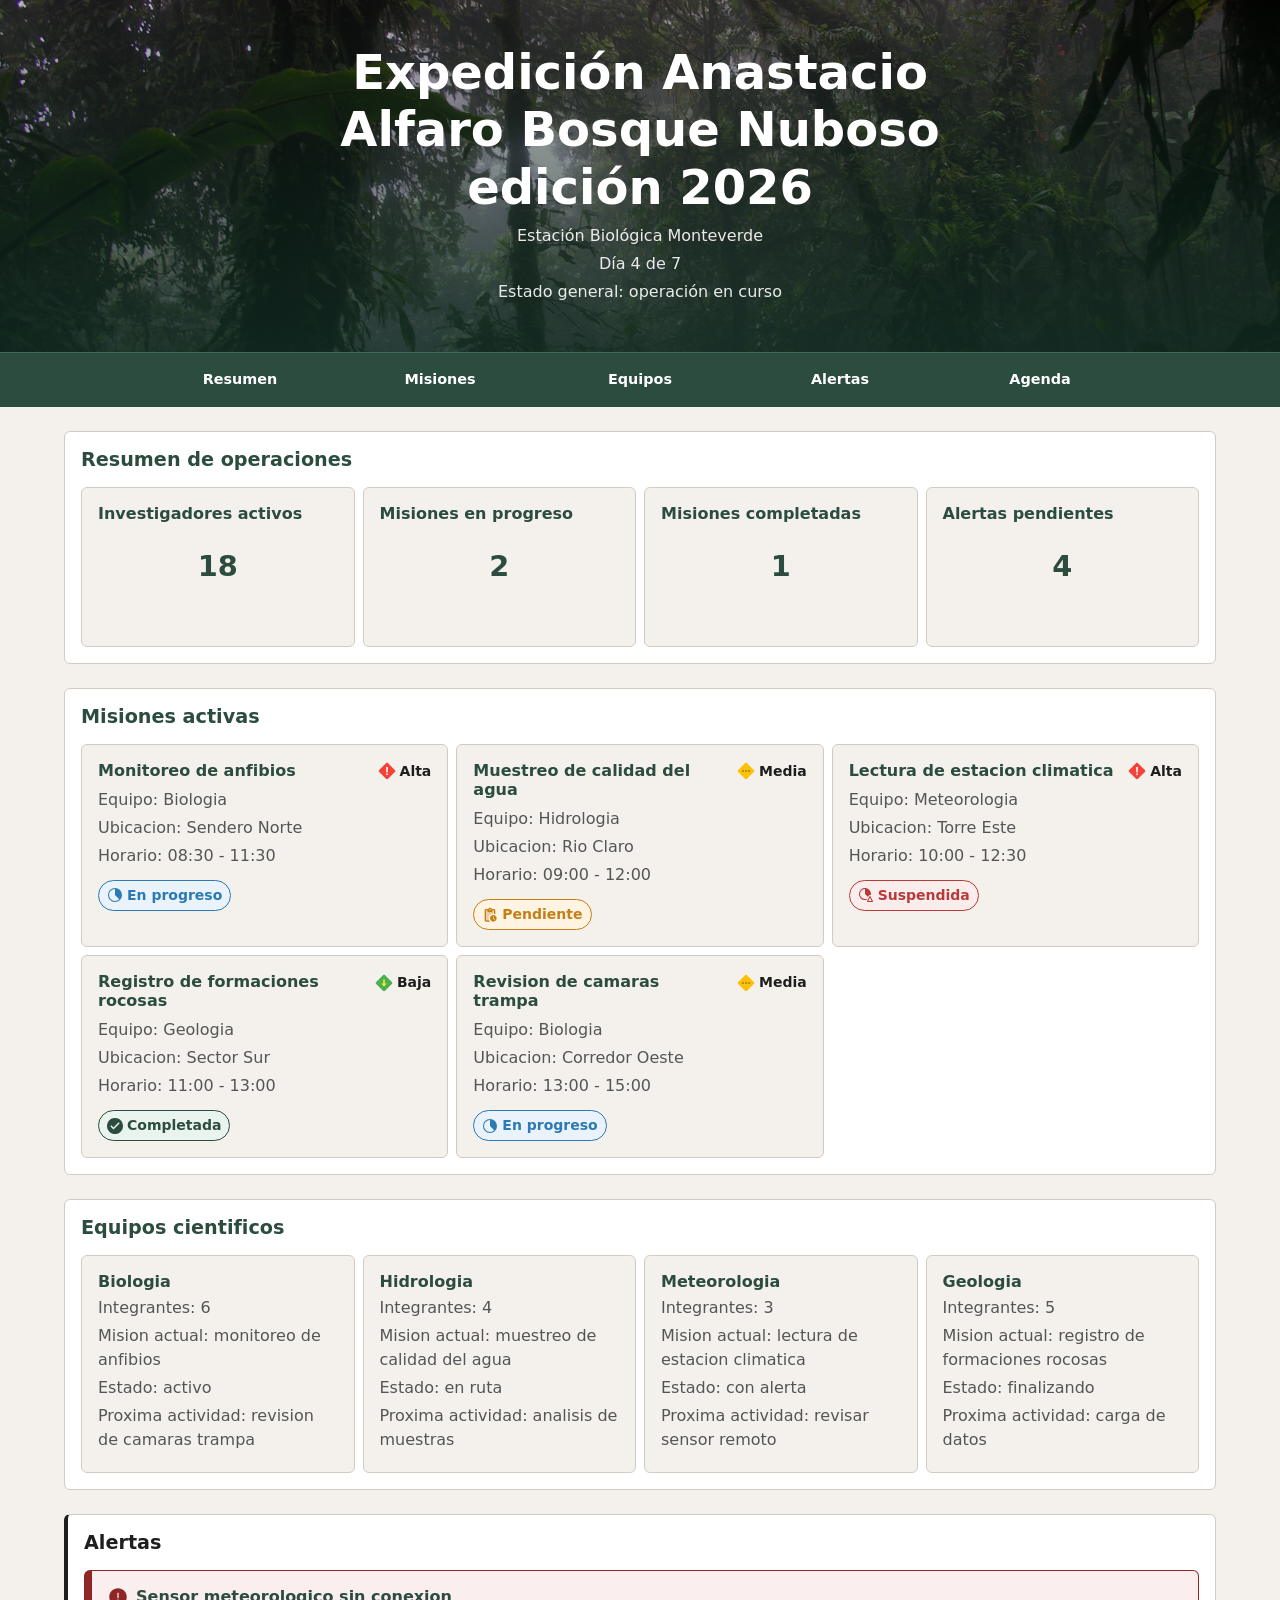
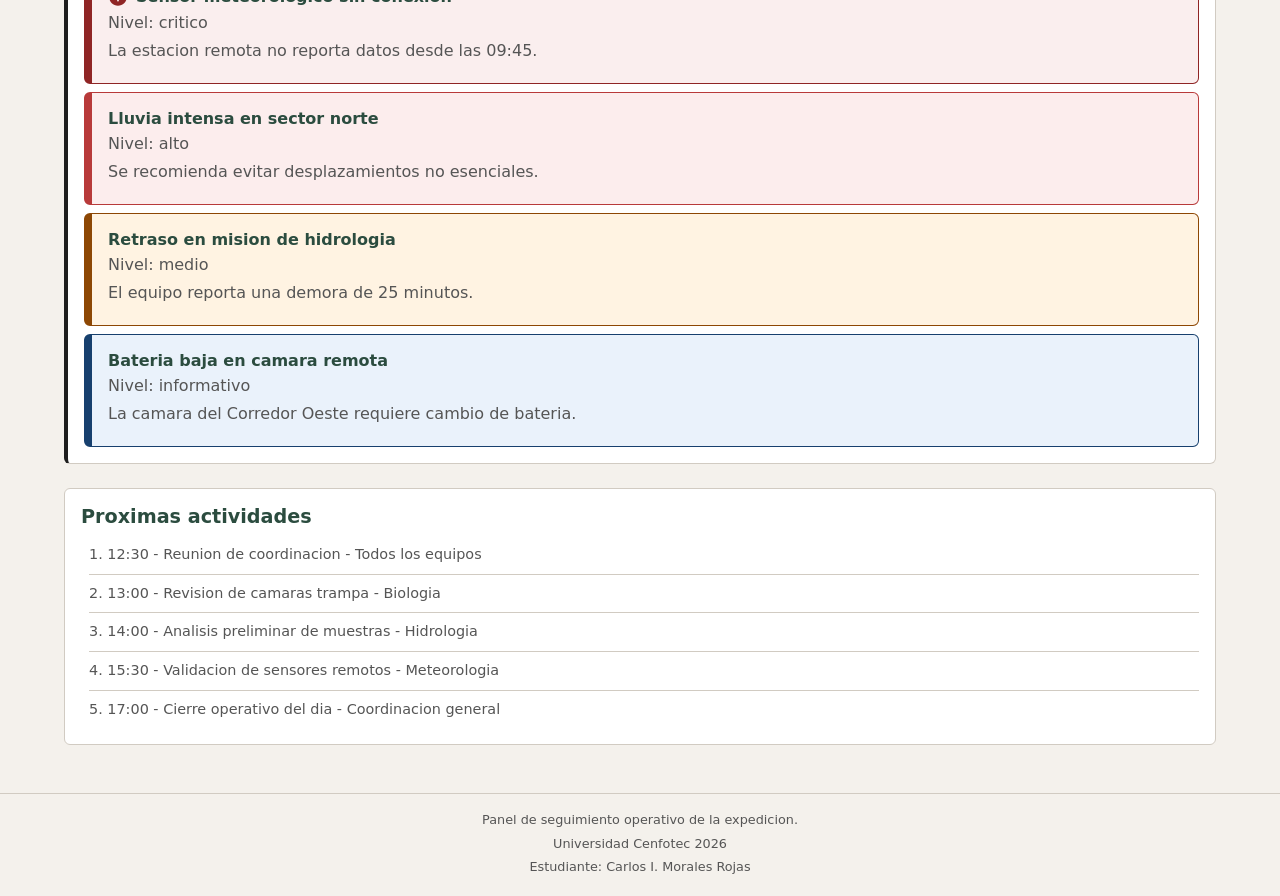
<file: caso1/index.html>
<!DOCTYPE html>
<html lang="es">
<head>
  <meta charset="UTF-8">
  <meta name="viewport" content="width=device-width, initial-scale=1.0">
  <title>Expedicion Bosque Nuboso 2026</title>
  <link rel="stylesheet" href="css/estilos.css">
</head>
<body>

  <header>
    <div class="hero">
      <img
        src="img/MonteVerde.jpg"
        alt="Bosque nuboso de Monteverde cubierto por neblina"
      >

      <div class="hero-content">
        <h1>Expedición Anastacio Alfaro Bosque Nuboso edición 2026</h1>
        <p>Estación Biológica Monteverde</p>
        <p>Día 4 de 7</p>
        <p>Estado general: operación en curso</p>
      </div>
    </div>

    <nav aria-label="Navegación principal">
      <ul>
        <li><a href="#resume">Resumen</a></li>
        <li><a href="#mission">Misiones</a></li>
        <li><a href="#teams">Equipos</a></li>
        <li><a href="#alerts">Alertas</a></li>
        <li><a href="#agenda">Agenda</a></li>
      </ul>
    </nav>
  </header>

  <main>
    <section id="resume">
      <h2>Resumen de operaciones</h2>

      <article>
        <h3>Investigadores activos</h3>
        <p>18</p>
      </article>

      <article>
        <h3>Misiones en progreso</h3>
        <p>2</p>
      </article>

      <article>
        <h3>Misiones completadas</h3>
        <p>1</p>
      </article>

      <article>
        <h3>Alertas pendientes</h3>
        <p>4</p>
      </article>
    </section>

    <section id="mission">
      <h2>Misiones activas</h2>

      <article class="mission-card">
        <div class="mission-card__header">
          <h3>Monitoreo de anfibios</h3>
          <span class="priority">
            <img src="img/high-priority.svg" alt=""> Alta
          </span>
        </div>
        <p>Equipo: Biologia</p>
        <p>Ubicacion: Sendero Norte</p>
        <p>Horario: 08:30 - 11:30</p>
        <p class="mission-status mission-status--progress">
          <span class="status-icon" aria-hidden="true"></span> En progreso
        </p>
      </article>

      <article class="mission-card">
        <div class="mission-card__header">
          <h3>Muestreo de calidad del agua</h3>
          <span class="priority">
            <img src="img/medium-priority.svg" alt=""> Media
          </span>
        </div>
        <p>Equipo: Hidrologia</p>
        <p>Ubicacion: Rio Claro</p>
        <p>Horario: 09:00 - 12:00</p>
        <p class="mission-status mission-status--pending">
          <span class="status-icon" aria-hidden="true"></span> Pendiente
        </p>
      </article>

      <article class="mission-card">
        <div class="mission-card__header">
          <h3>Lectura de estacion climatica</h3>
          <span class="priority">
            <img src="img/high-priority.svg" alt=""> Alta
          </span>
        </div>
        <p>Equipo: Meteorologia</p>
        <p>Ubicacion: Torre Este</p>
        <p>Horario: 10:00 - 12:30</p>
        <p class="mission-status mission-status--suspended">
          <span class="status-icon" aria-hidden="true"></span> Suspendida
        </p>
      </article>

      <article class="mission-card">
        <div class="mission-card__header">
          <h3>Registro de formaciones rocosas</h3>
          <span class="priority">
            <img src="img/low-priority.svg" alt=""> Baja
          </span>
        </div>
        <p>Equipo: Geologia</p>
        <p>Ubicacion: Sector Sur</p>
        <p>Horario: 11:00 - 13:00</p>
        <p class="mission-status mission-status--completed">
          <span class="status-icon" aria-hidden="true"></span> Completada
        </p>
      </article>

      <article class="mission-card">
        <div class="mission-card__header">
          <h3>Revision de camaras trampa</h3>
          <span class="priority">
            <img src="img/medium-priority.svg" alt=""> Media
          </span>
        </div>
        <p>Equipo: Biologia</p>
        <p>Ubicacion: Corredor Oeste</p>
        <p>Horario: 13:00 - 15:00</p>
        <p class="mission-status mission-status--progress">
          <span class="status-icon" aria-hidden="true"></span> En progreso
        </p>
      </article>
    </section>

    <section id="teams">
      <h2>Equipos cientificos</h2>

      <article>
        <h3>Biologia</h3>
        <p>Integrantes: 6</p>
        <p>Mision actual: monitoreo de anfibios</p>
        <p>Estado: activo</p>
        <p>Proxima actividad: revision de camaras trampa</p>
      </article>

      <article>
        <h3>Hidrologia</h3>
        <p>Integrantes: 4</p>
        <p>Mision actual: muestreo de calidad del agua</p>
        <p>Estado: en ruta</p>
        <p>Proxima actividad: analisis de muestras</p>
      </article>

      <article>
        <h3>Meteorologia</h3>
        <p>Integrantes: 3</p>
        <p>Mision actual: lectura de estacion climatica</p>
        <p>Estado: con alerta</p>
        <p>Proxima actividad: revisar sensor remoto</p>
      </article>

      <article>
        <h3>Geologia</h3>
        <p>Integrantes: 5</p>
        <p>Mision actual: registro de formaciones rocosas</p>
        <p>Estado: finalizando</p>
        <p>Proxima actividad: carga de datos</p>
      </article>
    </section>

    <aside id="alerts">
      <h2>Alertas</h2>

      <article class="alert alert--critical">
        <h3>
          <span class="alert-icon" aria-hidden="true"></span>
          Sensor meteorologico sin conexion
        </h3>
        <p>Nivel: critico</p>
        <p>La estacion remota no reporta datos desde las 09:45.</p>
      </article>

      <article class="alert alert--high">
        <h3>Lluvia intensa en sector norte</h3>
        <p>Nivel: alto</p>
        <p>Se recomienda evitar desplazamientos no esenciales.</p>
      </article>

      <article class="alert alert--medium">
        <h3>Retraso en mision de hidrologia</h3>
        <p>Nivel: medio</p>
        <p>El equipo reporta una demora de 25 minutos.</p>
      </article>

      <article class="alert alert--info">
        <h3>Bateria baja en camara remota</h3>
        <p>Nivel: informativo</p>
        <p>La camara del Corredor Oeste requiere cambio de bateria.</p>
      </article>
    </aside>

    <section id="agenda">
      <h2>Proximas actividades</h2>

      <ol>
        <li>12:30 - Reunion de coordinacion - Todos los equipos</li>
        <li>13:00 - Revision de camaras trampa - Biologia</li>
        <li>14:00 - Analisis preliminar de muestras - Hidrologia</li>
        <li>15:30 - Validacion de sensores remotos - Meteorologia</li>
        <li>17:00 - Cierre operativo del dia - Coordinacion general</li>
      </ol>
    </section>
  </main>

  <footer>
    <p>Panel de seguimiento operativo de la expedicion.</p>
    <p>Universidad Cenfotec 2026 </p>
    <p>Estudiante: Carlos I. Morales Rojas</p>

  </footer>

</body>
</html>
</file>
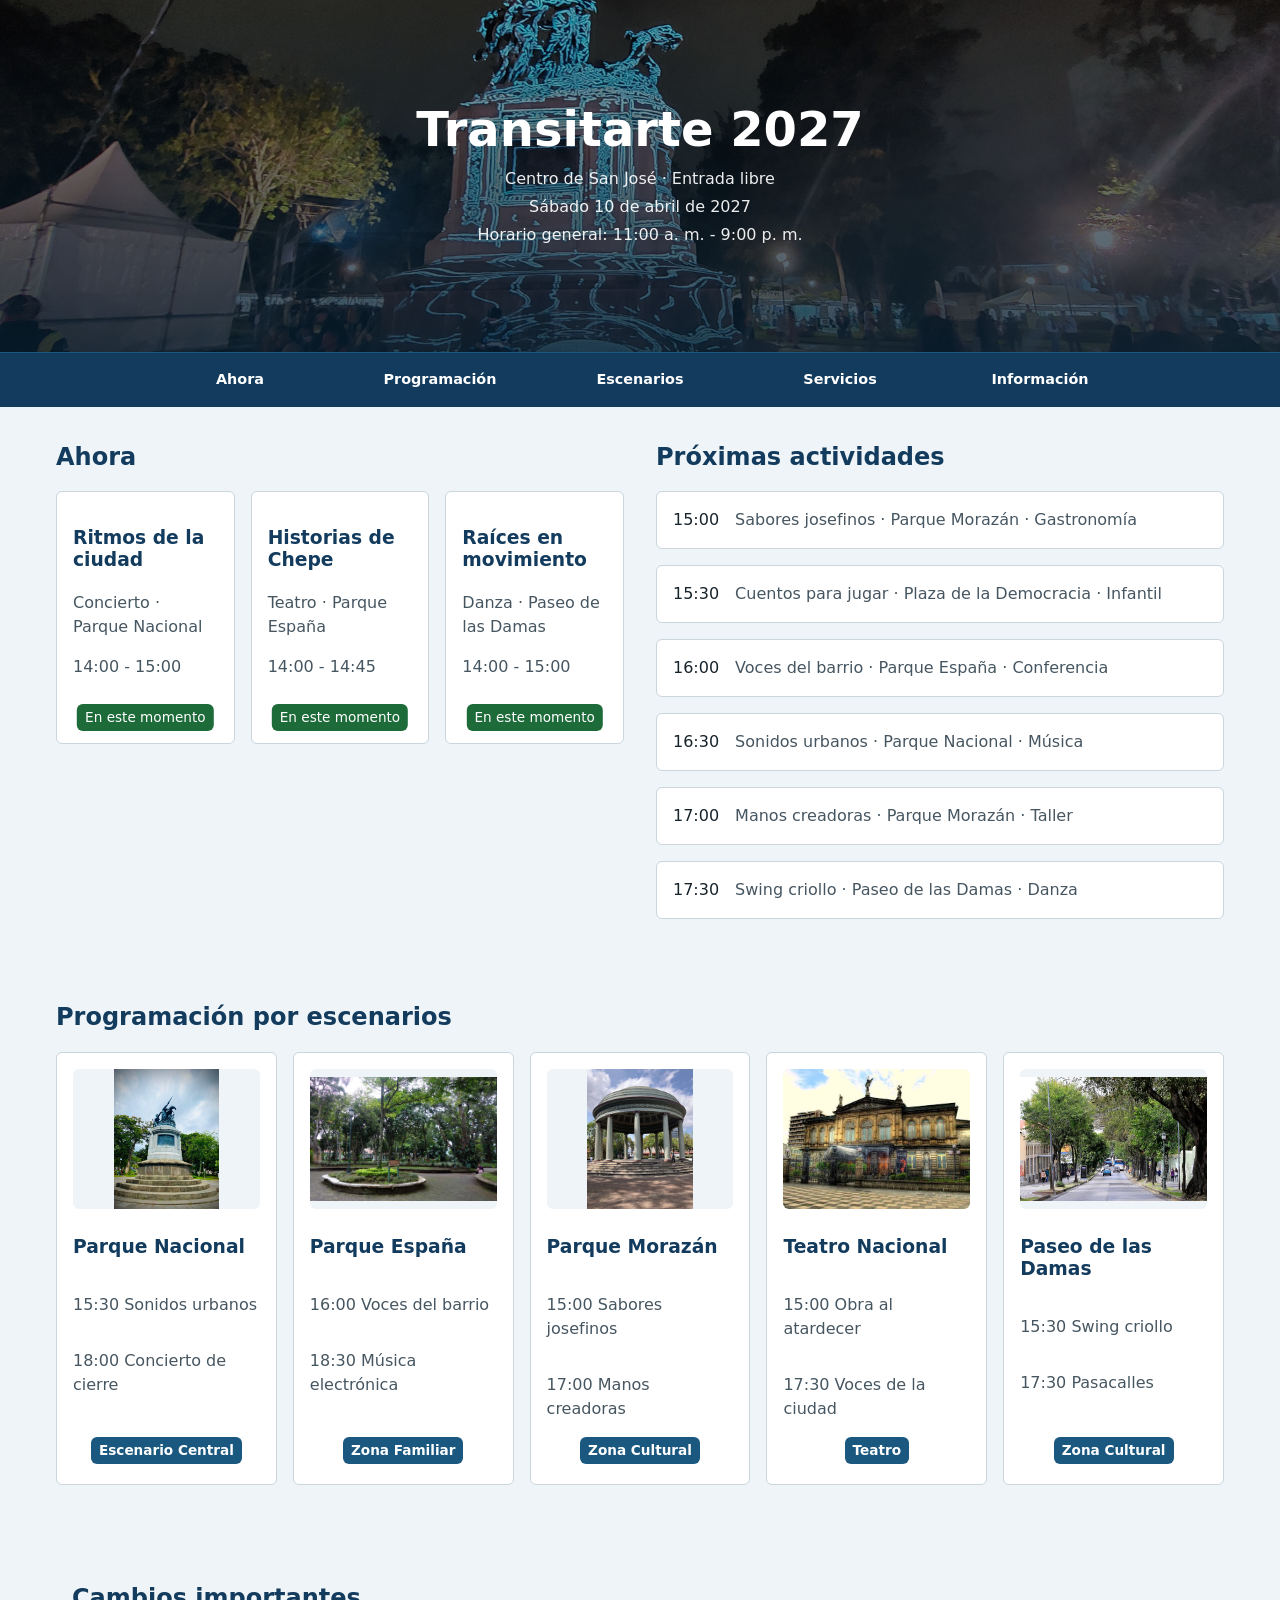
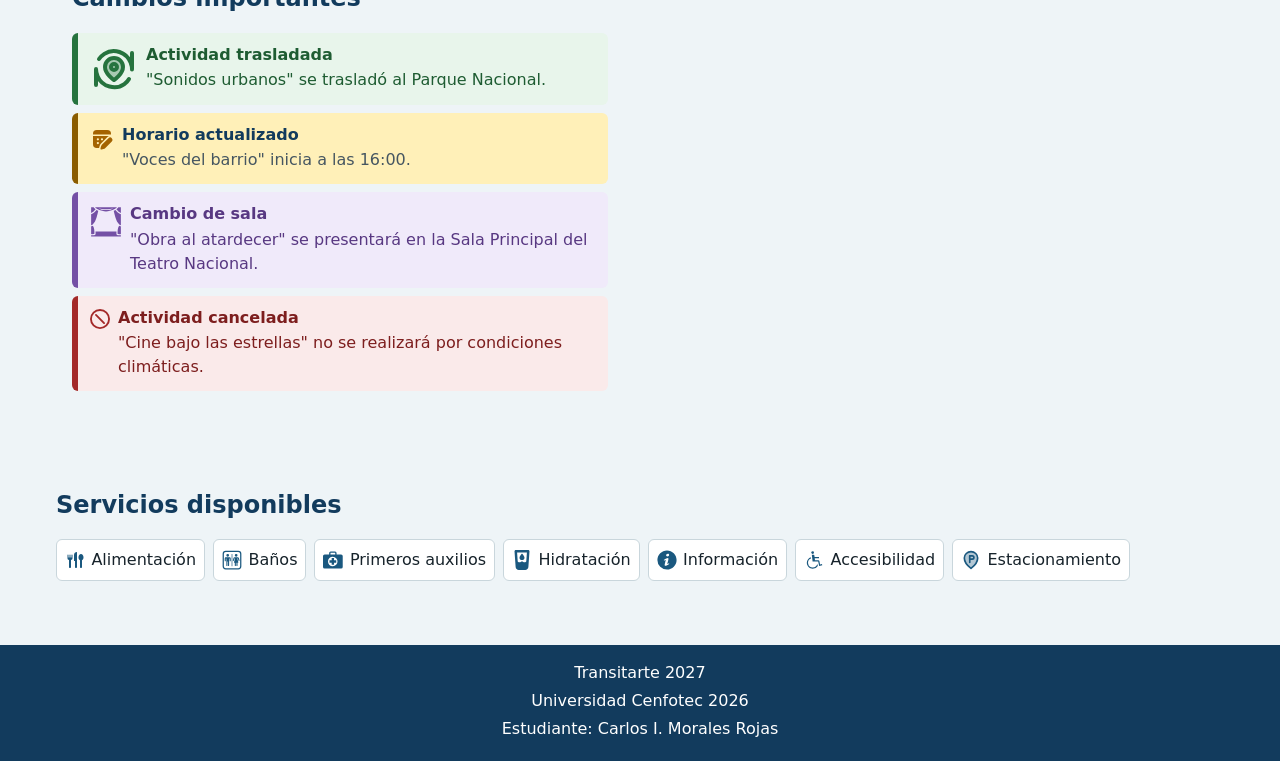
<file: caso2/index.html>
<!DOCTYPE html>

<html lang="es">
  <head>
    <meta charset="UTF-8" />
    <meta name="viewport" content="width=device-width, initial-scale=1.0" />
    <title>Transitarte 2027</title>
    <link rel="stylesheet" href="css/estilos.css" />
  </head>

  <body>

    <header>

      <div class="hero">
        <img src="img/mainheader.png" alt="Templete iluminado durante una actividad cultural nocturna en el Parque Morazán" />
        <div class="hero-content">
          <h1>Transitarte 2027</h1>
          <p>Centro de San José · Entrada libre</p>
          <p>Sábado 10 de abril de 2027</p>
          <p>Horario general: 11:00 a. m. - 9:00 p. m.</p>
        </div>

      </div>
      <nav aria-label="Navegación principal">
        <ul>
          <li><a href="#ahora">Ahora</a></li>
          <li><a href="#proximas">Programación</a></li>
          <li><a href="#escenarios">Escenarios</a></li>
          <li><a href="#servicios">Servicios</a></li>
          <li><a href="#informacion">Información</a></li>
        </ul>
      </nav>

    </header>

    <main>
      <section id="ahora" class="seccion ahora" aria-labelledby="titulo-ahora">

        <h2 id="titulo-ahora">Ahora</h2>

        <div class="lista-ahora">

          <article class="actividad actual">
            <span class="estado">En este momento</span>
            <h3>Ritmos de la ciudad</h3>
            <p>Concierto · Parque Nacional</p>
            <p>14:00 - 15:00</p>
          </article>

          <article class="actividad actual">
            <span class="estado">En este momento</span>
            <h3>Historias de Chepe</h3>
            <p>Teatro · Parque España</p>
            <p>14:00 - 14:45</p>
          </article>

          <article class="actividad actual">
            <span class="estado">En este momento</span>
            <h3>Raíces en movimiento</h3>
            <p>Danza · Paseo de las Damas</p>
            <p>14:00 - 15:00</p>
          </article>

        </div>

      </section>

      <section id="proximas" class="seccion proximas" aria-labelledby="titulo-proximas">
        <h2 id="titulo-proximas">Próximas actividades</h2>
        <div class="lista-proximas">
          <article><time datetime="2027-04-10T15:00">15:00</time><p>Sabores josefinos · Parque Morazán · Gastronomía</p></article>
          <article><time datetime="2027-04-10T15:30">15:30</time><p>Cuentos para jugar · Plaza de la Democracia · Infantil</p></article>
          <article><time datetime="2027-04-10T16:00">16:00</time><p>Voces del barrio · Parque España · Conferencia</p></article>
          <article><time datetime="2027-04-10T16:30">16:30</time><p>Sonidos urbanos · Parque Nacional · Música</p></article>
          <article><time datetime="2027-04-10T17:00">17:00</time><p>Manos creadoras · Parque Morazán · Taller</p></article>
          <article><time datetime="2027-04-10T17:30">17:30</time><p>Swing criollo · Paseo de las Damas · Danza</p></article>
        </div>
      </section>

      <section id="escenarios" class="seccion escenarios" aria-labelledby="titulo-escenarios">
        <h2 id="titulo-escenarios">Programación por escenarios</h2>
        <div class="grid-escenarios">
          <article>
            <img src="img/parqueNacional.jpg" alt="Vista del Parque Nacional, sede de conciertos de Transitarte" />
            <p class="tipo-escenario">Escenario Central</p>
            <h3>Parque Nacional</h3><p>15:30 Sonidos urbanos</p><p>18:00 Concierto de cierre</p>
          </article>
          <article>
            <img src="img/parqueEspana.jpg" alt="Vista del Parque España, espacio de música y encuentros culturales" />
            <p class="tipo-escenario">Zona Familiar</p>
            <h3>Parque España</h3><p>16:00 Voces del barrio</p><p>18:30 Música electrónica</p>
          </article>
          <article>
            <img src="img/parqueMorazan.jpg" alt="Vista del Parque Morazán, espacio de talleres y gastronomía" />
            <p class="tipo-escenario">Zona Cultural</p>
            <h3>Parque Morazán</h3><p>15:00 Sabores josefinos</p><p>17:00 Manos creadoras</p>
          </article>
          <article class="escenario-teatro">
            <img src="img/teatroNacional.jpeg" alt="Vista del Teatro Nacional, espacio de presentaciones teatrales" />
            <p class="tipo-escenario">Teatro</p>
            <h3>Teatro Nacional</h3><p>15:00 Obra al atardecer</p><p>17:30 Voces de la ciudad</p>
          </article>
          <article>
            <img src="img/paseoDeLasDamas.jpeg" alt="Vista del Paseo de las Damas, espacio de swing criollo y pasacalles" />
            <p class="tipo-escenario">Zona Cultural</p>
            <h3>Paseo de las Damas</h3><p>15:30 Swing criollo</p><p>17:30 Pasacalles</p>
          </article>
        </div>
      </section>

      <aside id="informacion" class="seccion cambios" aria-labelledby="titulo-cambios">
        <h2 id="titulo-cambios">Cambios importantes</h2>
        <div class="lista-avisos">
          <article class="aviso aviso--traslado">
            <span class="icon-park-twotone--repositioning" aria-hidden="true"></span>
            <div>
              <h3>Actividad trasladada</h3>
              <p>"Sonidos urbanos" se trasladó al Parque Nacional.</p>
            </div>
          </article>
          <article class="aviso aviso--horario">
            <span class="fluent--calendar-edit-16-filled" aria-hidden="true"></span>
            <div>
              <h3>Horario actualizado</h3>
              <p>"Voces del barrio" inicia a las 16:00.</p>
            </div>
          </article>
          <article class="aviso aviso--sala">
            <span class="game-icons--theater-curtains" aria-hidden="true"></span>
            <div>
              <h3>Cambio de sala</h3>
              <p>"Obra al atardecer" se presentará en la Sala Principal del Teatro Nacional.</p>
            </div>
          </article>
          <article class="aviso aviso--cancelacion">
            <span class="pajamas--canceled-circle" aria-hidden="true"></span>
            <div>
              <h3>Actividad cancelada</h3>
              <p>"Cine bajo las estrellas" no se realizará por condiciones climáticas.</p>
            </div>
          </article>
        </div>
      </aside>

      <section id="servicios" class="seccion servicios" aria-labelledby="titulo-servicios">
        <h2 id="titulo-servicios">Servicios disponibles</h2>
        <ul class="lista-servicios">
          <li><span class="icono-servicio dashicons--food" aria-hidden="true"></span>Alimentación</li>
          <li><span class="icono-servicio fluent-emoji-high-contrast--restroom" aria-hidden="true"></span>Baños</li>
          <li><span class="icono-servicio fontisto--first-aid-alt" aria-hidden="true"></span>Primeros auxilios</li>
          <li><span class="icono-servicio fa6-solid--glass-water-droplet" aria-hidden="true"></span>Hidratación</li>
          <li><span class="icono-servicio entypo--info-with-circle" aria-hidden="true"></span>Información</li>
          <li><span class="icono-servicio cil--wheelchair" aria-hidden="true"></span>Accesibilidad</li>
          <li><span class="icono-servicio icon-park-twotone--parking" aria-hidden="true"></span>Estacionamiento</li>
        </ul>
      </section>

    </main>

    <footer>
      <p>Transitarte 2027</p>
      <p>Universidad Cenfotec 2026 </p>
      <p>Estudiante: Carlos I. Morales Rojas</p>
    </footer>

  </body>
</html>
</file>
<file: caso1/css/estilos.css>
/* === Reset basico === */
*,
*::before,
*::after {
  box-sizing: border-box;
  margin: 0;
  padding: 0;
}

/* === Variables CSS === */
:root {

  /* === Colores CSS === */
  --color-primary: #2b4c3f;
  --color-primary-light: #3a6b55;
  --color-accent: #d4a843;
  --color-danger: #b83a3a;
  --color-warning: #c47f17;
  --color-info: #2a7ab5;
  --color-critical-bg: #faeeee;
  --color-critical-border: #8f2525;
  --color-high-bg: #fceded;
  --color-high-border: #b83a3a;
  --color-medium-bg: #fff3e2;
  --color-medium-border: #8d4704;
  --color-info-bg: #eaf2fb;
  --color-info-border: #17406e;
  --color-success-bg: #e8f4ed;
  --color-warning-bg: #fff3e2;
  --color-bg: #f4f1ec;
  --color-surface: #ffffff;
  --color-text: #1e1e1e;
  --color-text-secondary: #555555;
  --color-border: #d1cbc2;

  /* === Espaciado y bordes CSS === */
  --space-xs: 0.25rem;
  --space-sm: 0.5rem;
  --space-md: 1rem;
  --space-lg: 1.5rem;
  --space-xl: 2rem;
  --radius: 0.375rem;
  --max-width: 75rem;
}

/* === Estilos base === */
body {
  font-family: system-ui, -apple-system, "Segoe UI", Roboto, sans-serif;
  font-size: 1rem;
  line-height: 1.5;
  color: var(--color-text);
  background-color: var(--color-bg);
  overflow-x: hidden;
}

h1, h2, h3 {
  line-height: 1.2;
  color: var(--color-primary);
}

h1 { font-size: 1.4rem; }
h2 { font-size: 1.2rem; margin-bottom: var(--space-sm); }
h3 { font-size: 1rem; margin-bottom: var(--space-xs); }

p {
  margin-bottom: var(--space-xs);
  color: var(--color-text-secondary);
}

a {
  color: var(--color-accent);
  text-decoration: none;
}

a:hover {
  text-decoration: underline;
}

/* === Header con sticky === */
header {
  background-color: var(--color-primary);
}

.hero {
  position: relative;
  min-height: clamp(14rem, 32vw, 22rem);
  display: grid;
  place-items: center;
  overflow: hidden;
}

.hero::after {
  content: "";
  position: absolute;
  inset: 0;
  background: linear-gradient(
    to bottom,
    rgb(0 0 0 / 0.28),
    rgb(17 45 35 / 0.78)
  );
}

.hero img {
  position: absolute;
  inset: 0;
  width: 100%;
  height: 100%;
  object-fit: cover;
  object-position: center 42%;
}

.hero-content {
  position: relative;
  z-index: 1;
  max-width: 48rem;
  padding: var(--space-xl);
  text-align: center;
  color: #ffffff;
}

.hero-content h1 {
  color: #ffffff;
  font-size: clamp(1.7rem, 4vw, 3rem);
  margin-bottom: var(--space-sm);
}

.hero-content p {
  color: rgb(255 255 255 / 0.9);
  margin-bottom: var(--space-xs);
}

/* === Navegacion con Flexbox === */
nav {
  position: sticky;
  top: 0;
  z-index: 10;
  padding: var(--space-sm) var(--space-md);
  background-color: var(--color-primary);
  border-top: 1px solid var(--color-primary-light);
}

nav ul {
  list-style: none;
  display: flex;
  justify-content: center;
  flex-wrap: wrap;
  width: min(100%, 62rem);
  gap: var(--space-sm);
  margin: 0 auto;
}

nav li {
  flex: 1 1 7rem;
}

nav a {
  display: block;
  color: var(--color-surface);
  font-size: 0.9rem;
  font-weight: 650;
  padding: var(--space-sm) 0.8rem;
  border: 0;
  border-radius: 0;
  text-align: center;
  transition: background-color 160ms ease, color 160ms ease;
}

nav a:hover,
nav a:focus-visible {
  background-color: var(--color-accent);
  color: var(--color-primary);
  text-decoration: none;
}

nav a:focus-visible {
  outline: 2px solid var(--color-surface);
  outline-offset: 2px;
}

/* === Main: Grid mobile-first (1 columna) === */
main {
  display: grid;
  grid-template-columns: 1fr;
  gap: var(--space-lg);
  padding: var(--space-md);
  max-width: var(--max-width);
  margin: 0 auto;
}

/* === Secciones === */
section, aside {
  background-color: var(--color-surface);
  border: 1px solid var(--color-border);
  border-radius: var(--radius);
  padding: var(--space-md);
}

/* === Tarjetas (articles) === */
article {
  background-color: var(--color-bg);
  border: 1px solid var(--color-border);
  border-radius: var(--radius);
  padding: var(--space-md);
  margin-bottom: var(--space-sm);
}

article:last-child {
  margin-bottom: 0;
}

/* === Resumen: grid para aislar h2 de las tarjetas === */
#resume {
  display: grid;
  grid-template-columns: 1fr;
  gap: var(--space-sm);
}

#resume h2 {
  grid-column: 1 / -1;
}

#resume article {
  position: relative;
  min-height: 10rem;
  margin-bottom: 0;
}

#resume article h3 {
  position: relative;
  z-index: 1;
}

#resume article p {
  position: absolute;
  inset: 0;
  display: grid;
  place-items: center;
  margin: 0;
  font-size: 1.8rem;
  font-weight: 700;
  color: var(--color-primary);
}

/* === Misiones y equipos: paneles con tarjetas en cuadrícula === */
#mission,
#teams {
  display: grid;
  grid-template-columns: 1fr;
  gap: var(--space-sm);
}

#mission h2,
#teams h2 {
  grid-column: 1 / -1;
}

#mission article,
#teams article {
  margin-bottom: 0;
}

.mission-card__header {
  display: flex;
  align-items: flex-start;
  justify-content: space-between;
  gap: var(--space-sm);
}

.mission-card__header h3 {
  margin-bottom: var(--space-sm);
}

.priority,
.mission-status {
  display: inline-flex;
  align-items: center;
  gap: var(--space-xs);
  font-size: 0.875rem;
  font-weight: 700;
}

.priority {
  color: var(--color-text);
  white-space: nowrap;
}

.priority img {
  inline-size: 1.125rem;
  block-size: 1.125rem;
}

.mission-status {
  width: fit-content;
  margin-top: var(--space-sm);
  margin-bottom: 0;
  padding: var(--space-xs) var(--space-sm);
  border: 1px solid currentColor;
  border-radius: 999px;
}

.status-icon {
  inline-size: 1rem;
  block-size: 1rem;
  flex: 0 0 auto;
  background-color: currentColor;
}

.mission-status--progress {
  color: var(--color-info);
  background-color: var(--color-info-bg);
}

.mission-status--progress .status-icon {
  mask: url("../img/inProgress.svg") center / contain no-repeat;
}

.mission-status--pending {
  color: var(--color-warning);
  background-color: var(--color-warning-bg);
}

.mission-status--pending .status-icon {
  mask: url("../img/pendingTask.svg") center / contain no-repeat;
}

.mission-status--suspended {
  color: var(--color-danger);
  background-color: var(--color-high-bg);
}

.mission-status--suspended .status-icon {
  mask: url("../img/suspendedProgress.svg") center / contain no-repeat;
}

.mission-status--completed {
  color: var(--color-primary);
  background-color: var(--color-success-bg);
}

.mission-status--completed .status-icon {
  mask: url("../img/completed.svg") center / contain no-repeat;
}

/* === Alertas: diferenciacion visual === */
#alerts {
  border-left: 4px solid var(--color-text);
  display: grid;
  grid-template-columns: 1fr;
  gap: var(--space-sm);
}

#alerts h2 {
  color: var(--color-text);
  grid-column: 1 / -1;
}

#alerts article {
  border-left: 3px solid var(--color-border);
  margin-bottom: 0;
}

#alerts .alert--critical {
  background-color: var(--color-critical-bg);
  border-color: var(--color-critical-border);
  border-left: 0.5rem solid var(--color-critical-border);
}

#alerts .alert--critical h3 {
  display: flex;
  align-items: center;
  gap: var(--space-sm);
}

#alerts .alert-icon {
  inline-size: 1.25rem;
  block-size: 1.25rem;
  flex: 0 0 auto;
  background-color: var(--color-critical-border);
  mask: url("../img/critical-ico.svg") center / contain no-repeat;
}

#alerts .alert--high {
  background-color: var(--color-high-bg);
  border-color: var(--color-high-border);
  border-left: 0.5rem solid var(--color-high-border);
}

#alerts .alert--medium {
  background-color: var(--color-medium-bg);
  border-color: var(--color-medium-border);
  border-left: 0.5rem solid var(--color-medium-border);
}

#alerts .alert--info {
  background-color: var(--color-info-bg);
  border-color: var(--color-info-border);
  border-left: 0.5rem solid var(--color-info-border);
}

/* === Agenda === */
#agenda ol {
  list-style-position: inside;
  padding-left: var(--space-sm);
}

#agenda li {
  padding: var(--space-sm) 0;
  border-bottom: 1px solid var(--color-border);
  font-size: 0.9rem;
  color: var(--color-text-secondary);
}

#agenda li:last-child {
  border-bottom: none;
}

/* === Footer === */
footer {
  text-align: center;
  padding: var(--space-md);
  font-size: 0.8rem;
  color: var(--color-text-secondary);
  border-top: 1px solid var(--color-border);
  margin-top: var(--space-lg);
}

/* === Tablet: min 48rem === */
@media (min-width: 48rem) {
  header {
    text-align: center;
  }

  nav ul {
    justify-content: center;
  }

  main {
    grid-template-columns: repeat(2, 1fr);
    padding: var(--space-lg);
  }

  #agenda {
    grid-column: 1 / -1;
  }

  #resume {
    grid-column: 1 / -1;
    grid-template-columns: repeat(4, minmax(0, 1fr));
  }

  #mission,
  #teams {
    grid-column: 1 / -1;
    grid-template-columns: repeat(2, minmax(0, 1fr));
  }

  #alerts {
    grid-column: 1 / -1;
  }
}

/* === Escritorio: min 64rem === */
@media (min-width: 64rem) {
  main {
    grid-template-columns: 1fr;
  }

  #resume,
  #agenda {
    grid-column: auto;
  }

  #alerts {
    grid-column: auto;
    grid-row: auto;
  }

  #mission {
    grid-template-columns: repeat(3, minmax(0, 1fr));
  }

  #teams {
    grid-template-columns: repeat(4, minmax(0, 1fr));
  }

  #alerts {
    grid-template-columns: 1fr;
  }
}
</file>
<file: caso2/css/estilos.css>
:root {
  --color-principal: #123b5d;
  --color-principal-claro: #1a587f;
  --color-acento: #4bc7e8;
  --color-fondo: #eef4f7;
  --color-superficie: #ffffff;
  --color-texto: #17232b;
  --color-texto-secundario: #465661;
  --color-borde: #c9d6dc;
  --color-aviso: #fff0b8;
  --espacio: 1rem;
  --espacio-pequeno: 0.5rem;
  --radio: 0.375rem;
  --ancho-maximo: 75rem;
}

*,
*::before,
*::after { box-sizing: border-box; }

body {
  margin: 0;
  overflow-x: hidden;
  background: var(--color-fondo);
  color: var(--color-texto);
  font-family: system-ui, -apple-system, "Segoe UI", sans-serif;
  line-height: 1.5;
}

h1, h2, h3 { color: var(--color-principal); line-height: 1.2; }
p { color: var(--color-texto-secundario); }

header { background: var(--color-principal); }

.hero {
  position: relative;
  display: grid;
  place-items: center;
  min-height: clamp(14rem, 32vw, 22rem);
  overflow: hidden;
}

.hero::after {
  content: "";
  position: absolute;
  inset: 0;
  background: linear-gradient(to bottom, rgb(0 0 0 / 0.28), rgb(5 28 45 / 0.8));
}

.hero img {
  position: absolute;
  inset: 0;
  width: 100%;
  height: 100%;
  object-fit: cover;
}

.hero-content {
  position: relative;
  z-index: 1;
  max-width: 48rem;
  padding: 2rem var(--espacio);
  color: white;
  text-align: center;
}

.hero-content h1 {
  margin: 0 0 var(--espacio-pequeno);
  color: white;
  font-size: clamp(1.8rem, 4vw, 3rem);
}

.hero-content p {
  margin: 0 0 0.25rem;
  color: rgb(255 255 255 / 0.92);
}

main, footer { padding: var(--espacio); }

nav {
  position: sticky;
  top: 0;
  z-index: 10;
  padding: var(--espacio-pequeno) var(--espacio);
  background: var(--color-principal);
  border-top: 1px solid var(--color-principal-claro);
}

nav ul {
  display: flex;
  justify-content: center;
  flex-wrap: wrap;
  gap: var(--espacio-pequeno);
  width: min(100%, 62rem);
  margin: 0 auto;
  padding: 0;
  list-style: none;
}

nav li { flex: 1 1 7rem; }

nav a {
  display: block;
  padding: var(--espacio-pequeno) 0.8rem;
  color: white;
  font-size: 0.9rem;
  font-weight: 650;
  text-align: center;
  text-decoration: none;
}

nav a:hover,
nav a:focus-visible { background: var(--color-acento); color: var(--color-principal); }

nav a:focus-visible { outline: 2px solid white; outline-offset: 2px; }

.seccion { margin-bottom: 2rem; }
.actividad, .grid-escenarios article, .lista-proximas article {
  padding: var(--espacio);
  border: 1px solid var(--color-borde);
  border-radius: var(--radio);
  background: var(--color-superficie);
}

.lista-ahora, .lista-proximas { display: grid; gap: var(--espacio); }
.actual { position: relative; padding-bottom: 3rem; }
.estado {
  position: absolute;
  bottom: 0.75rem;
  left: 50%;
  transform: translateX(-50%);
  white-space: nowrap;
  padding: 0.2rem 0.5rem;
  border-radius: var(--radio);
  background: #1e6b3a;
  color: white;
  font-size: 0.85rem;
}

.lista-proximas article { display: flex; gap: var(--espacio); }
.lista-proximas p { margin: 0; }
.grid-escenarios { display: grid; gap: var(--espacio); }
.grid-escenarios article {
  display: flex;
  flex-direction: column;
}
.grid-escenarios img {
  display: block;
  width: 100%;
  aspect-ratio: 4 / 3;
  margin-bottom: var(--espacio-pequeno);
  object-fit: contain;
  background: var(--color-fondo);
  border-radius: var(--radio);
}

.tipo-escenario {
  display: block;
  width: fit-content;
  order: 1;
  margin: auto auto 0.25rem;
  padding: 0.2rem 0.5rem;
  border-radius: var(--radio);
  background: var(--color-principal-claro);
  color: white;
  font-size: 0.85rem;
  font-weight: 700;
}

.escenario-teatro {
  min-height: 13rem;
  background: #e1edf2;
}
.cambios { padding: var(--espacio); }
.lista-avisos { display: grid; gap: var(--espacio-pequeno); }
.aviso {
  display: flex;
  gap: var(--espacio-pequeno);
  padding: 0.75rem;
  border-left: 0.4rem solid;
  border-radius: var(--radio);
}
.aviso h3 { margin: 0 0 0.25rem; font-size: 1rem; }
.aviso p { margin: 0; }
.aviso--traslado { background: #e8f5eb; border-color: #26733e; }
.aviso--traslado h3, .aviso--traslado p { color: #1e5c32; }
.aviso--horario { background: var(--color-aviso); border-color: #8a5c00; }
.aviso--sala { background: #f0eafa; border-color: #7450a5; }
.aviso--sala h3, .aviso--sala p { color: #583882; }
.aviso--cancelacion { background: #faeaea; border-color: #a32929; }
.aviso--cancelacion h3, .aviso--cancelacion p { color: #7d1e1e; }

.pajamas--canceled-circle {
  --svg: url("data:image/svg+xml,%3Csvg xmlns='http://www.w3.org/2000/svg' viewBox='0 0 16 16'%3E%3Cpath fill='black' fill-rule='evenodd' d='M14.5 8a6.5 6.5 0 1 1-13 0a6.5 6.5 0 0 1 13 0M16 8A8 8 0 1 1 0 8a8 8 0 0 1 16 0M5.28 4.22a.75.75 0 0 0-1.06 1.06l6.5 6.5a.75.75 0 1 0 1.06-1.06z' clip-rule='evenodd'/%3E%3C/svg%3E");
  display: inline-block;
  flex: 0 0 1.25rem;
  width: 1.25rem;
  height: 1.25rem;
  margin-top: 0.1rem;
  color: #a32929;
  background-color: currentColor;
  -webkit-mask-image: var(--svg);
  mask-image: var(--svg);
  -webkit-mask-repeat: no-repeat;
  mask-repeat: no-repeat;
  -webkit-mask-size: 100% 100%;
  mask-size: 100% 100%;
}

.icon-park-twotone--repositioning {
  --svg: url("data:image/svg+xml,%3Csvg xmlns='http://www.w3.org/2000/svg' viewBox='0 0 48 48'%3E%3Cdefs%3E%3Cmask id='SVGM3iBgaLp'%3E%3Cg fill='none' stroke='%23fff' stroke-linecap='round' stroke-linejoin='round' stroke-width='4'%3E%3Cpath fill='%23555' d='M33 22c0 7-9 13-9 13s-9-6-9-13a9 9 0 0 1 18 0'/%3E%3Cpath fill='%23555' d='M24 25a3 3 0 1 0 0-6a3 3 0 0 0 0 6'/%3E%3Cpath d='M9 14s7.5-11.5 20.5-7S42 24.5 42 24.5M42 8v16m-3 10s-6 11-19.5 7.5S6 24 6 24m0 0v16'/%3E%3C/g%3E%3C/mask%3E%3C/defs%3E%3Cpath fill='black' d='M0 0h48v48H0z' mask='url(%23SVGM3iBgaLp)'/%3E%3C/svg%3E");
  display: inline-block;
  flex: 0 0 3rem;
  width: 3rem;
  height: 3rem;
  color: #26733e;
  background-color: currentColor;
  -webkit-mask-image: var(--svg);
  mask-image: var(--svg);
  -webkit-mask-repeat: no-repeat;
  mask-repeat: no-repeat;
  -webkit-mask-size: 100% 100%;
  mask-size: 100% 100%;
}

.fluent--calendar-edit-16-filled {
  --svg: url("data:image/svg+xml,%3Csvg xmlns='http://www.w3.org/2000/svg' viewBox='0 0 16 16'%3E%3Cpath fill='black' d='M8.049 11.742a2.8 2.8 0 0 0-.73 1.29l-.304 1.21a.61.61 0 0 0 .74.74l1.21-.303a2.8 2.8 0 0 0 1.29-.73l4.288-4.288a1.56 1.56 0 0 0-2.207-2.207zM13.998 4.5V5H2v-.5A2.5 2.5 0 0 1 4.5 2h6.998a2.5 2.5 0 0 1 2.5 2.5m-1 1.5v.035a2.55 2.55 0 0 0-1.369.712l-4.287 4.288a3.8 3.8 0 0 0-.994 1.754l-.302 1.209H4.5a2.5 2.5 0 0 1-2.5-2.5V6zM5.997 8.247a.748.748 0 1 0-1.497 0a.748.748 0 0 0 1.497 0m-.749 3.249a.748.748 0 1 0 0-1.497a.748.748 0 0 0 0 1.497m3.5-3.249a.748.748 0 1 0-1.496 0a.748.748 0 0 0 1.497 0'/%3E%3C/svg%3E");
  display: inline-block;
  flex: 0 0 1.5rem;
  width: 1.5rem;
  height: 1.5rem;
  margin-top: 0.1rem;
  color: #a46300;
  background-color: currentColor;
  -webkit-mask-image: var(--svg);
  mask-image: var(--svg);
  -webkit-mask-repeat: no-repeat;
  mask-repeat: no-repeat;
  -webkit-mask-size: 100% 100%;
  mask-size: 100% 100%;
}

.game-icons--theater-curtains {
  --svg: url("data:image/svg+xml,%3Csvg xmlns='http://www.w3.org/2000/svg' viewBox='0 0 512 512'%3E%3Cpath fill='black' d='M18 18v94.275c28.382-12.57 52.994-35.202 71.39-59.734c-4.662-3.466-8.973-7.064-12.865-10.79C68.903 34.452 62.723 26.51 58.973 18zm61.754 0c2.378 3.508 5.41 7.103 9.22 10.75c10.73 10.274 26.505 20.414 44.88 29.117C170.602 75.274 217.8 87 256 87s85.398-11.726 122.146-29.133c18.375-8.703 34.15-18.843 44.88-29.117c3.81-3.647 6.842-7.242 9.22-10.75zm373.273 0c-3.75 8.51-9.93 16.452-17.552 23.75c-3.892 3.726-8.203 7.324-12.864 10.79c18.396 24.533 43.008 47.166 71.39 59.735V18zm-82.554 16.734C354.78 52.937 308.428 65.326 256 65.33c-52.242-.023-98.44-12.343-114.236-30.463C168.982 45.655 211.206 51.987 256 52c44.953-.022 87.294-6.408 114.473-17.266M104.785 62.78C83.37 91.92 53.765 118.415 18 131.788v174.035c2.116.805 4.112 1.178 6 1.178c8.312-.646 12.295-5.132 18.324-9.984c29.568-24.024 49.255-66.27 65.053-119.094c9.187-30.72 17.136-64.91 25.34-100.78a301 301 0 0 1-6.57-3.01c-7.512-3.557-14.67-7.346-21.362-11.35zm302.43 0c-6.693 4.006-13.85 7.795-21.36 11.353a305 305 0 0 1-6.572 3.008c8.204 35.872 16.153 70.062 25.34 100.782c15.798 52.825 35.485 95.07 65.053 119.094c5.414 4.648 11.22 9.89 18.324 9.984c1.888 0 3.884-.373 6-1.178V131.787c-35.764-13.373-65.37-39.87-86.785-69.006zM46.13 317.34C39.233 322.193 31.793 325 24 325c-2.025 0-4.026-.197-6-.564v123.2c6.273 2.01 14.098 3.364 22 3.364c12.41 0 24.637-3.336 30.94-7.316c-.04-43.556-.973-88.042-24.81-126.344m419.74 0c-23.837 38.302-24.77 82.788-24.81 126.344c6.303 3.98 18.53 7.316 30.94 7.316c7.902 0 15.727-1.353 22-3.363v-123.2a33 33 0 0 1-6 .563c-7.792 0-15.232-2.807-22.13-7.66M88.39 409c.6 13.277.61 26.37.61 39v3.73l-2.637 2.633C75.18 465.545 57.5 469 40 469c-7.475 0-14.98-.636-22-2.232V487h476v-20.232c-7.02 1.596-14.525 2.232-22 2.232c-17.5 0-35.18-3.455-46.363-14.637L423 451.73V448c0-12.63.01-25.723.61-39z'/%3E%3C/svg%3E");
  display: inline-block;
  flex: 0 0 2rem;
  width: 2rem;
  height: 2rem;
  margin-top: 0.1rem;
  color: #7450a5;
  background-color: currentColor;
  -webkit-mask-image: var(--svg);
  mask-image: var(--svg);
  -webkit-mask-repeat: no-repeat;
  mask-repeat: no-repeat;
  -webkit-mask-size: 100% 100%;
  mask-size: 100% 100%;
}
.lista-servicios { display: flex; flex-wrap: wrap; gap: 0.5rem; padding: 0; list-style: none; }
.lista-servicios li {
  display: flex;
  align-items: center;
  gap: 0.4rem;
  padding: 0.5rem;
  background: var(--color-superficie);
  border: 1px solid var(--color-borde);
  border-radius: var(--radio);
}

.icono-servicio {
  display: inline-block;
  flex: 0 0 1.25rem;
  width: 1.25rem;
  height: 1.25rem;
  color: var(--color-principal-claro);
  background-color: currentColor;
  -webkit-mask-image: var(--svg);
  mask-image: var(--svg);
  -webkit-mask-repeat: no-repeat;
  mask-repeat: no-repeat;
  -webkit-mask-size: 100% 100%;
  mask-size: 100% 100%;
}

.dashicons--food { --svg: url("data:image/svg+xml,%3Csvg xmlns='http://www.w3.org/2000/svg' viewBox='0 0 20 20'%3E%3Cpath fill='black' d='M7 4.5c-.3 0-.5.3-.5.5v2.5h-1V5c0-.3-.2-.5-.5-.5s-.5.3-.5.5v2.5h-1V5c0-.3-.2-.5-.5-.5s-.5.3-.5.5v3.3c0 .9.7 1.6 1.5 1.7v7c0 .6.4 1 1 1s1-.4 1-1v-7c.8-.1 1.5-.8 1.5-1.7V5c0-.2-.2-.5-.5-.5M9 5v6h1v6c0 .6.4 1 1 1s1-.4 1-1V2c-1.7 0-3 1.3-3 3m7-1c-1.4 0-2.5 1.5-2.5 3.3c-.1 1.2.5 2.3 1.5 3V17c0 .6.4 1 1 1s1-.4 1-1v-6.7c1-.7 1.6-1.8 1.5-3C18.5 5.5 17.4 4 16 4'/%3E%3C/svg%3E"); }
.cil--wheelchair { --svg: url("data:image/svg+xml,%3Csvg xmlns='http://www.w3.org/2000/svg' viewBox='0 0 512 512'%3E%3Ccircle cx='221.912' cy='66.088' r='34.088' fill='black'/%3E%3Cpath fill='black' d='m460.12 360.478l-47.943 11.985L393 282.971A24.126 24.126 0 0 0 369.533 264h-88.705l-6.462-56H384v-32H270.674l-4.134-35.826a24 24 0 0 0-26.593-21.091l-39.736 4.585L220.1 296h142.97l24.758 115.537l80.057-20.015Z'/%3E%3Cpath fill='black' d='M224 448a120 120 0 0 1-45.248-231.135l-3.779-32.75C115.143 204.558 72 261.334 72 328c0 83.813 68.187 152 152 152a152.06 152.06 0 0 0 130.044-73.378L344 360c-16 48-61.4 88-120 88'/%3E%3C/svg%3E"); }
.fluent-emoji-high-contrast--restroom { --svg: url("data:image/svg+xml,%3Csvg xmlns='http://www.w3.org/2000/svg' viewBox='0 0 32 32'%3E%3Cg fill='black'%3E%3Cpath d='M16 26c-.31 0-.55-.25-.55-.55V6.89c0-.31.25-.55.55-.55c.31 0 .55.25.55.55v18.55c0 .31-.24.56-.55.56m8.83-17.46a2.2 2.2 0 1 1-4.4 0a2.2 2.2 0 0 1 4.4 0m2.15 4.18l.97 3.58c.16.45-.05.96-.49 1.13a1 1 0 0 1-.33.06a.88.88 0 0 1-.83-.58s-.59-2.18-.88-3.24a.43.43 0 0 0-.41-.31a.43.43 0 0 0-.41.54l1.57 5.82c.09.33-.16.66-.5.66h-.71c-.06 0-.11.05-.11.11v4.28c0 .5-.42.9-.92.88c-.48-.02-.84-.43-.84-.9v-3.93c0-.24-.2-.44-.44-.44s-.44.2-.44.44v3.95c0 .5-.42.9-.92.88c-.48-.02-.84-.43-.84-.9V20.5c0-.06-.05-.11-.11-.11h-.65c-.34 0-.59-.33-.5-.66l1.57-5.83a.43.43 0 0 0-.41-.54c-.19 0-.36.13-.41.31c-.24.87-.88 3.24-.88 3.24a.88.88 0 0 1-.83.58a1 1 0 0 1-.33-.06c-.44-.17-.65-.68-.49-1.13l.97-3.58c.25-.7.91-1.17 1.66-1.17h5.28c.74 0 1.41.47 1.66 1.17m-14.94-1.17c1.08 0 1.96.88 1.98 1.96v3.59c0 .47-.37.88-.84.9c-.5.02-.92-.38-.92-.88v-3.07c0-.24-.2-.44-.44-.44s-.44.2-.44.44v10.72c0 .5-.42.9-.92.88c-.48-.02-.84-.43-.84-.9v-5.772c0-.24-.2-.44-.44-.44s-.44.2-.44.44v5.802c0 .5-.42.9-.92.88c-.48-.02-.84-.43-.84-.9V14.05c0-.24-.2-.44-.44-.44s-.44.2-.44.44v3.07c0 .5-.42.9-.92.88c-.48-.02-.84-.43-.84-.9v-3.59c0-1.08.88-1.96 1.96-1.96zm-2.92-.81a2.2 2.2 0 1 0 0-4.4a2.2 2.2 0 0 0 0 4.4'/%3E%3Cpath d='M6 1a5 5 0 0 0-5 5v20a5 5 0 0 0 5 5h20a5 5 0 0 0 5-5V6a5 5 0 0 0-5-5zM3 6a3 3 0 0 1 3-3h20a3 3 0 0 1 3 3v20a3 3 0 0 1-3 3H6a3 3 0 0 1-3-3z'/%3E%3C/g%3E%3C/svg%3E"); }
.icon-park-twotone--parking { --svg: url("data:image/svg+xml,%3Csvg xmlns='http://www.w3.org/2000/svg' viewBox='0 0 48 48'%3E%3Cdefs%3E%3Cmask id='SVGYAahXcmP'%3E%3Cg fill='none' stroke='%23fff' stroke-linejoin='round' stroke-width='4'%3E%3Cpath fill='%23555' d='M24 44s16-12 16-25c0-8.284-7.163-15-16-15S8 10.716 8 19c0 13 16 25 16 25Z'/%3E%3Cpath stroke-linecap='round' d='M21 14v16'/%3E%3Cpath fill='%23555' d='M21 14h6a4 4 0 0 1 0 8h-6z'/%3E%3C/g%3E%3C/mask%3E%3C/defs%3E%3Cpath fill='black' d='M0 0h48v48H0z' mask='url(%23SVGYAahXcmP)'/%3E%3C/svg%3E"); }
.entypo--info-with-circle { --svg: url("data:image/svg+xml,%3Csvg xmlns='http://www.w3.org/2000/svg' viewBox='0 0 20 20'%3E%3Cpath fill='black' d='M10 .4C4.697.4.399 4.698.399 10A9.6 9.6 0 0 0 10 19.601c5.301 0 9.6-4.298 9.6-9.601c0-5.302-4.299-9.6-9.6-9.6m.896 3.466c.936 0 1.211.543 1.211 1.164c0 .775-.62 1.492-1.679 1.492c-.886 0-1.308-.445-1.282-1.182c0-.621.519-1.474 1.75-1.474M8.498 15.75c-.64 0-1.107-.389-.66-2.094l.733-3.025c.127-.484.148-.678 0-.678c-.191 0-1.022.334-1.512.664l-.319-.523c1.555-1.299 3.343-2.061 4.108-2.061c.64 0 .746.756.427 1.92l-.84 3.18c-.149.562-.085.756.064.756c.192 0 .82-.232 1.438-.719l.362.486c-1.513 1.512-3.162 2.094-3.801 2.094'/%3E%3C/svg%3E"); }
.fa6-solid--glass-water-droplet { --svg: url("data:image/svg+xml,%3Csvg xmlns='http://www.w3.org/2000/svg' viewBox='0 0 384 512'%3E%3Cpath fill='black' d='M32 0C23.1 0 14.6 3.7 8.6 10.2S-.6 25.4.1 34.3l28.8 403.4c3 41.9 37.8 74.3 79.8 74.3h166.6c42 0 76.8-32.4 79.8-74.3l28.8-403.4c.6-8.9-2.4-17.6-8.5-24.1S360.9 0 352 0zm51 297.5L66.4 64h251.3L301 297.5l-13 6.5c-20.1 10.1-43.9 10.1-64 0s-43.9-10.1-64 0s-43.9 10.1-64 0zM256 196c0-24-33.7-70.1-52.2-93.5c-6.1-7.7-17.5-7.7-23.6 0C161.7 125.9 128 172 128 196c0 33.1 28.7 60 64 60s64-26.9 64-60'/%3E%3C/svg%3E"); }
.fontisto--first-aid-alt { --svg: url("data:image/svg+xml,%3Csvg xmlns='http://www.w3.org/2000/svg' viewBox='0 0 28 24'%3E%3Cpath fill='black' d='M25.259 4.206h-6.264V2.183A2.184 2.184 0 0 0 16.813.001h-6.015a2.184 2.184 0 0 0-2.182 2.182v2.023H2.344A2.34 2.34 0 0 0 .002 6.548v15.11A2.34 2.34 0 0 0 2.344 24h22.922a2.34 2.34 0 0 0 2.342-2.342V6.547a2.34 2.34 0 0 0-2.342-2.342h-.007zM10.483 2.182V2.18c0-.17.138-.308.308-.308h6.026c.17 0 .307.138.307.307v2.026h-6.64zm3.319 18.591a6.674 6.674 0 1 1-.001-13.345a6.674 6.674 0 0 1 .002 13.344z'/%3E%3Cpath fill='black' d='M15.446 9.374h-3.302v3.068H9.07v3.312h3.078v3.068h3.302V15.75h3.078v-3.312h-3.082z'/%3E%3C/svg%3E"); }

footer { background: var(--color-principal); text-align: center; }
footer p { margin: 0 0 0.25rem; color: white; }

@media (min-width: 601px) {
  .lista-ahora, .grid-escenarios { grid-template-columns: repeat(2, 1fr); }
}

@media (min-width: 1024px) {
  main {
    display: grid;
    grid-template-columns: 1fr 1fr;
    gap: 2rem;
    max-width: var(--ancho-maximo);
    margin: auto;
  }
  .escenarios, .servicios { grid-column: 1 / -1; }
  .lista-ahora { grid-template-columns: repeat(3, 1fr); }
  .grid-escenarios { grid-template-columns: repeat(auto-fit, minmax(13rem, 1fr)); }
}
</file>
